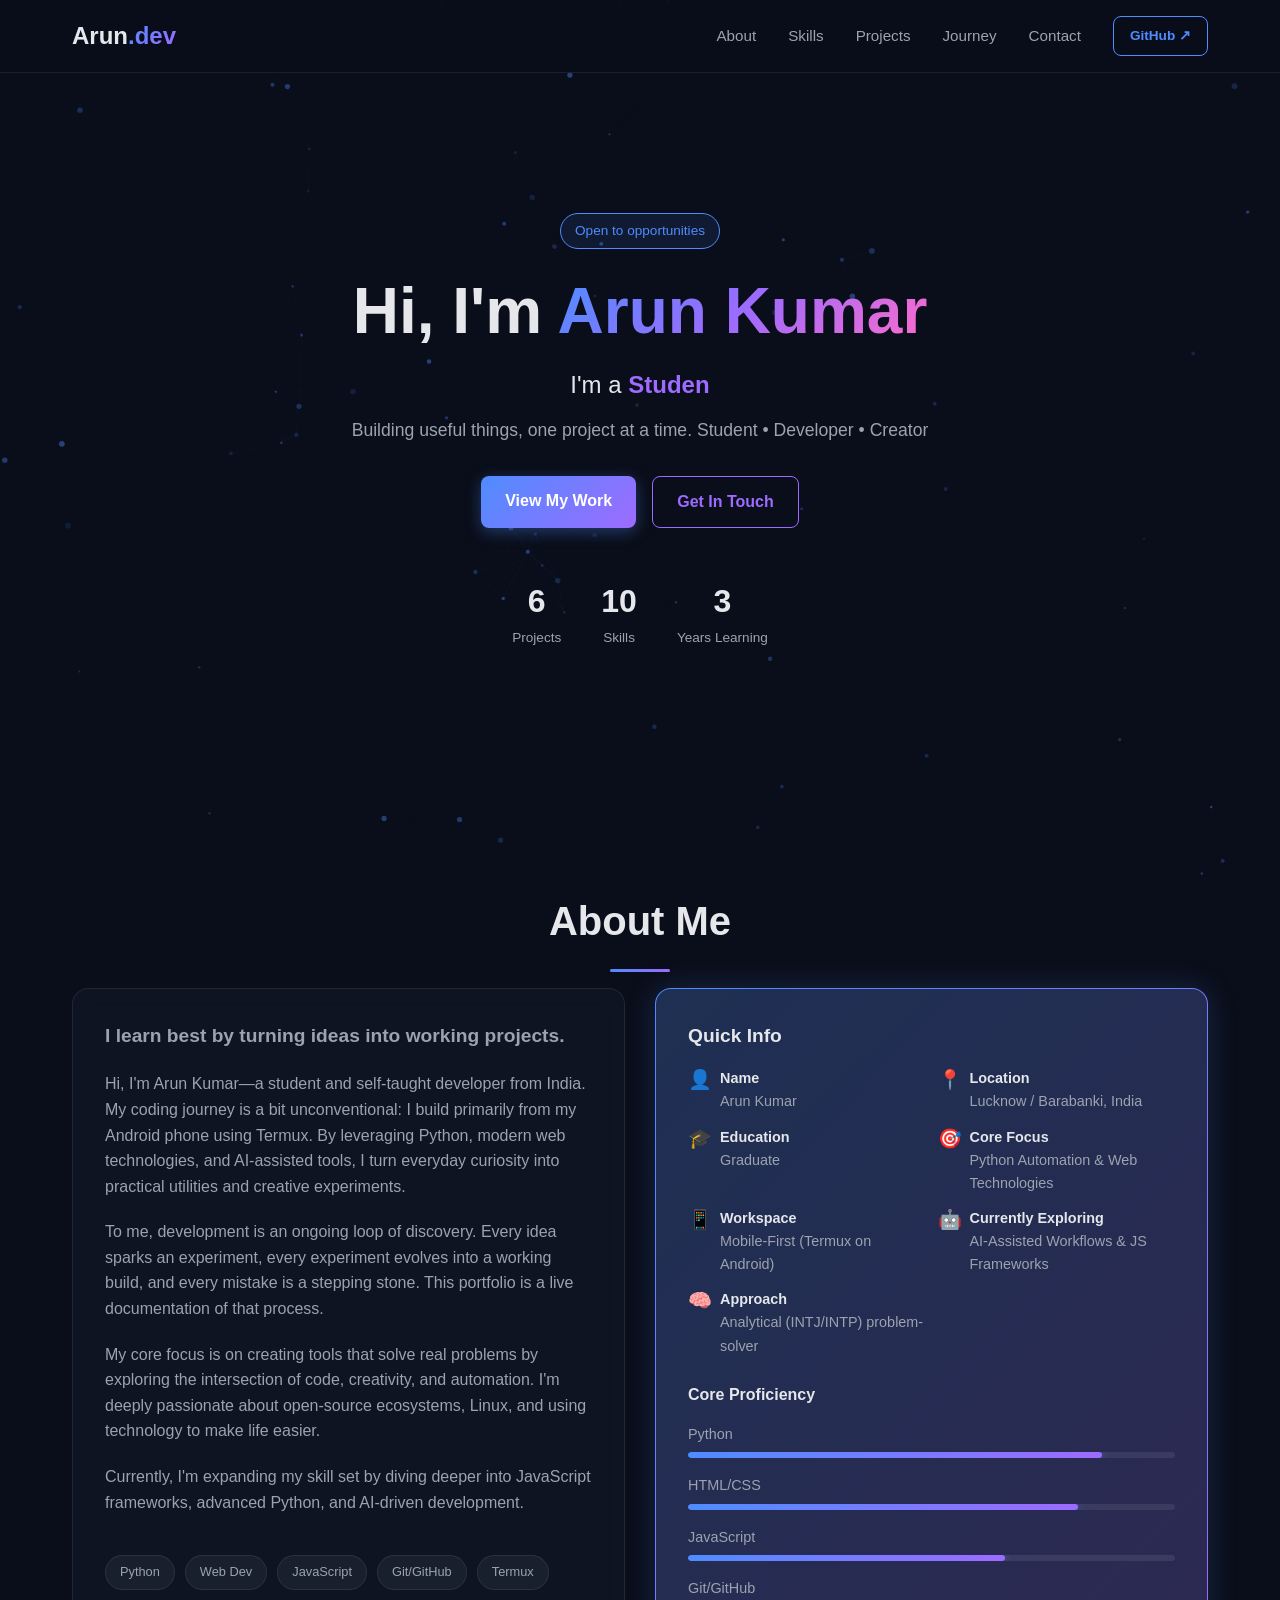
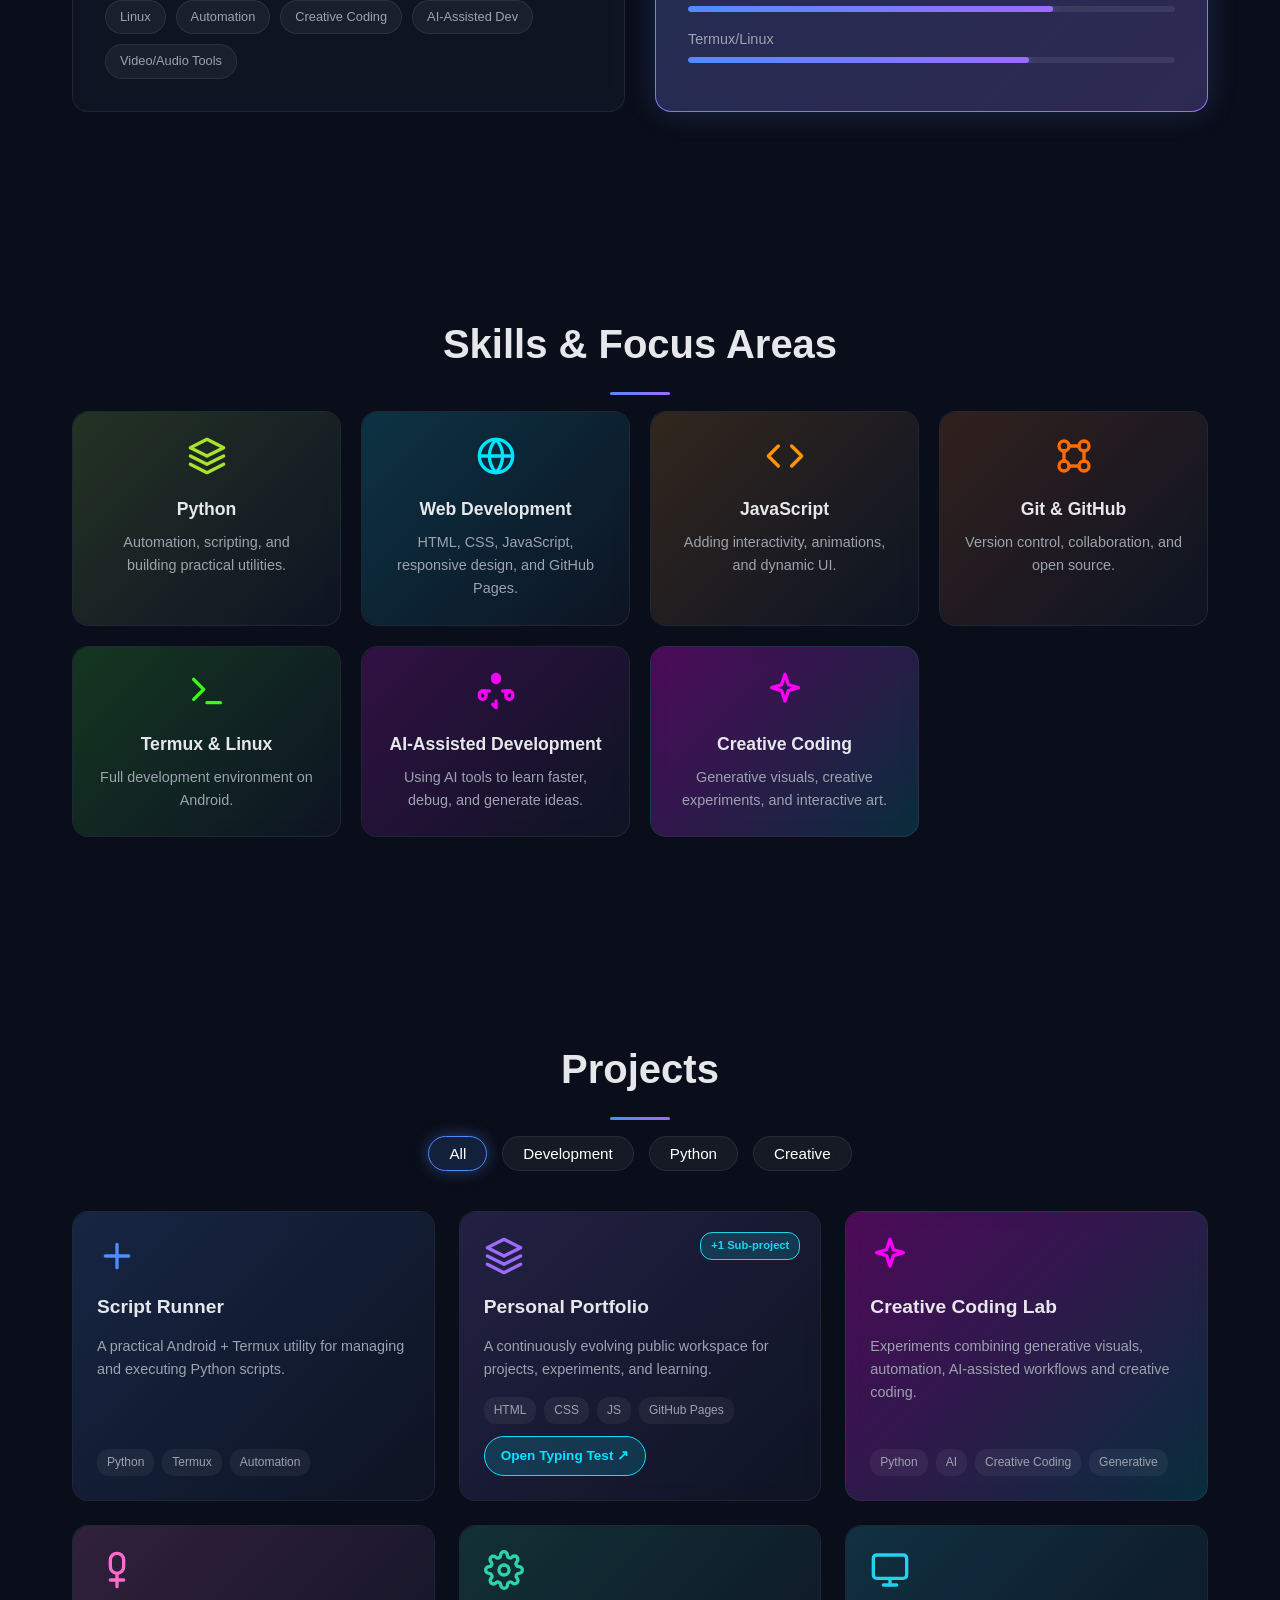
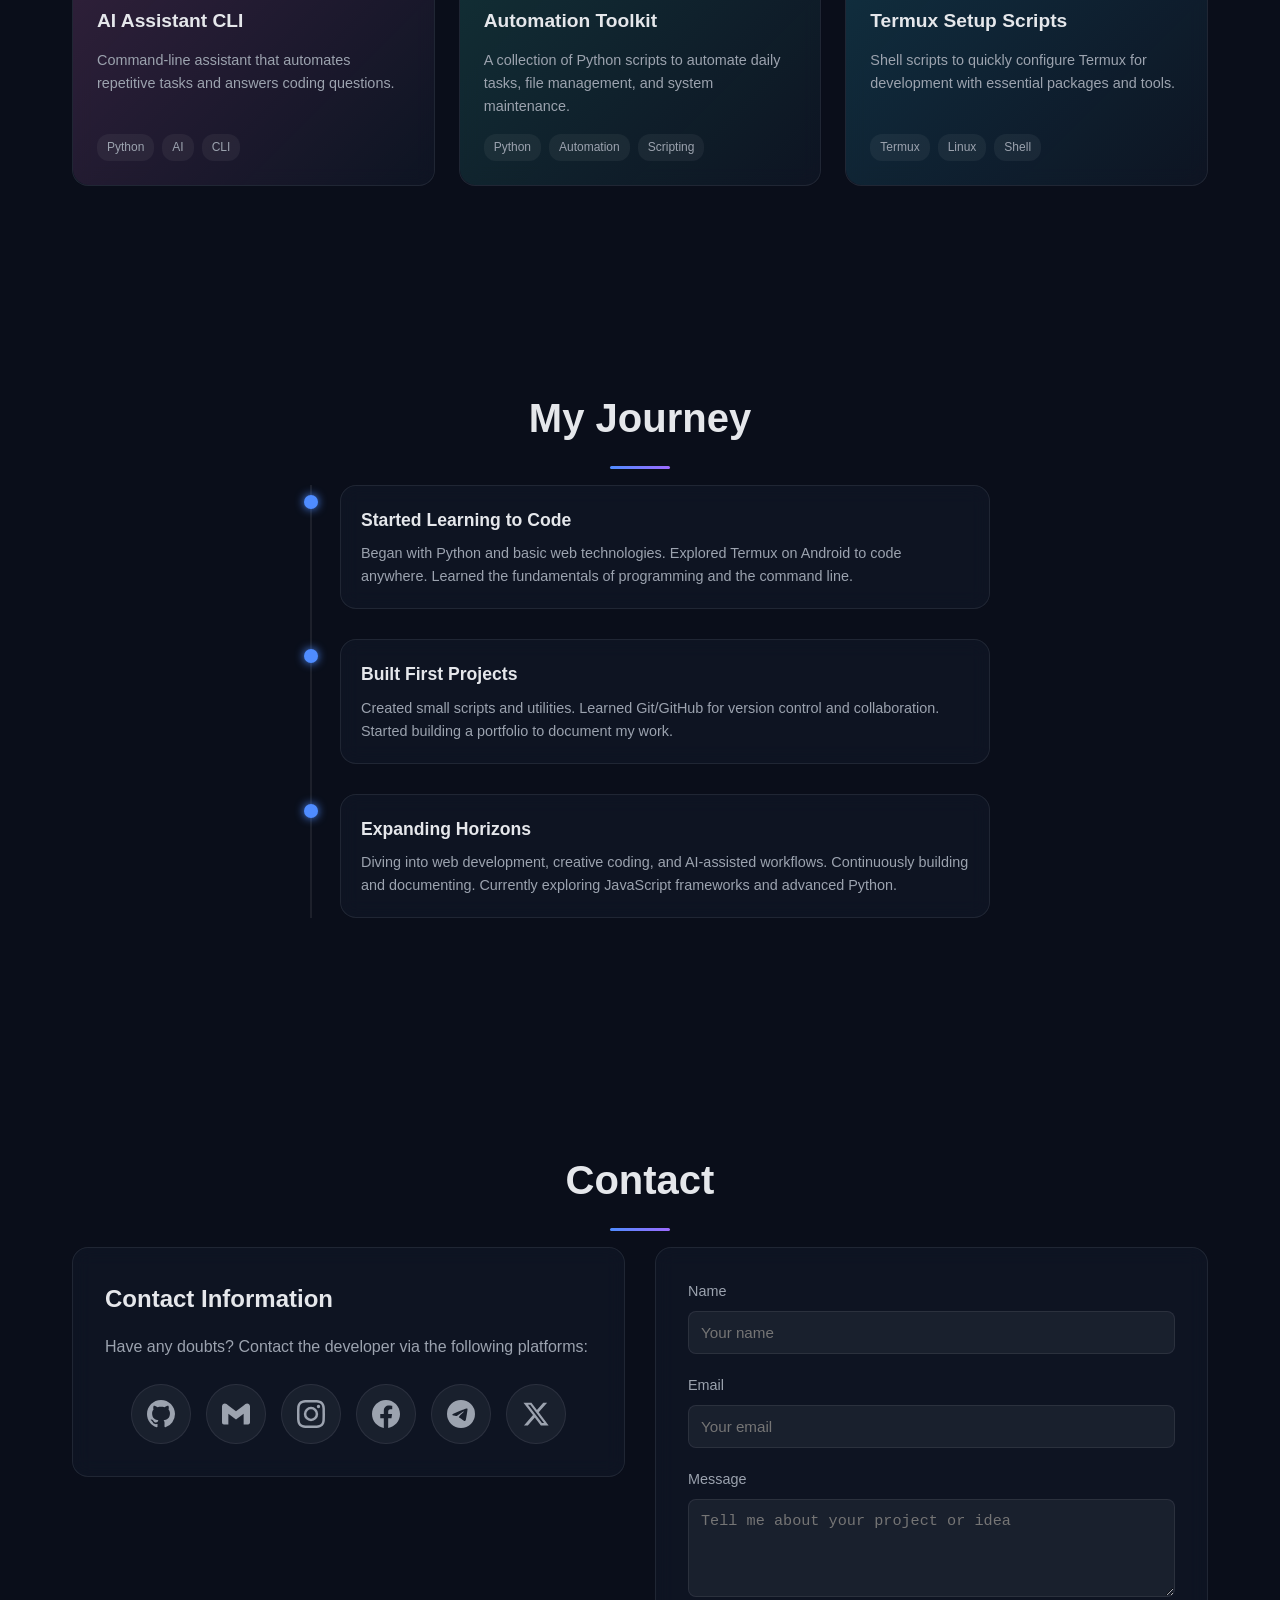
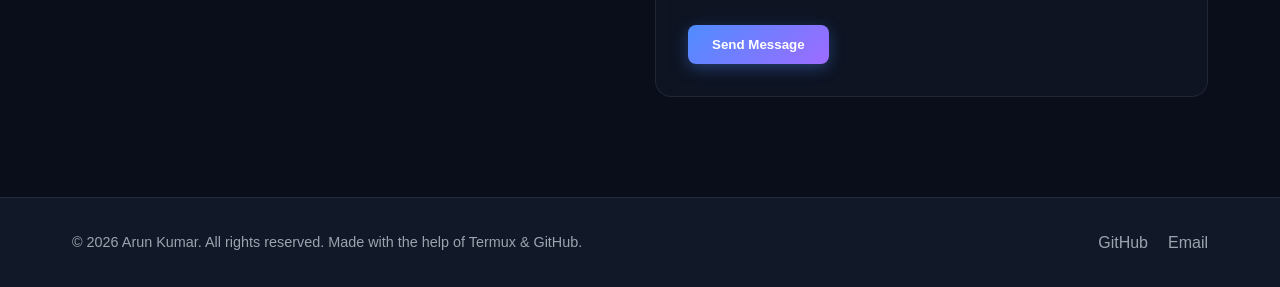
<file: index.html>
<!DOCTYPE html>
<html lang="en">
<head>
  <meta charset="UTF-8">
  <meta name="viewport" content="width=device-width, initial-scale=1.0">
  <title>Arun Kumar | Developer & Creator</title>
  <link rel="icon" type="image/svg+xml" href="favicon.svg">
  <link rel="stylesheet" href="style.css">
</head>
<body>
  <div class="scroll-progress"></div>
  <canvas id="particles"></canvas>

  <header class="header">
    <nav class="nav container">
      <a href="#" class="logo">Arun<span>.dev</span></a>
      <button class="hamburger" aria-label="Menu" aria-expanded="false">
        <span></span><span></span><span></span>
      </button>
      <ul class="nav-menu">
        <li><a href="#about" class="nav-link">About</a></li>
        <li><a href="#skills" class="nav-link">Skills</a></li>
        <li><a href="#projects" class="nav-link">Projects</a></li>
        <li><a href="#journey" class="nav-link">Journey</a></li>
        <li><a href="#contact" class="nav-link">Contact</a></li>
        <li><a href="https://github.com/akc251002lko" target="_blank" class="btn btn-small btn-outline">GitHub ↗</a></li>
      </ul>
    </nav>
  </header>

  <section class="hero">
    <div class="container hero-content">
      <span class="hero-badge">Open to opportunities</span>
      <h1 class="hero-title">Hi, I'm <span class="highlight">Arun Kumar</span></h1>
      <p class="hero-subtitle">I'm a <span id="typed" class="typed"></span></p>
      <p class="hero-description">Building useful things, one project at a time. Student • Developer • Creator</p>
      <div class="hero-actions">
        <a href="#projects" class="btn btn-primary">View My Work</a>
        <a href="#contact" class="btn btn-secondary">Get In Touch</a>
      </div>
      <div class="hero-stats">
        <div class="stat"><span class="stat-number" data-target="6">0</span><span class="stat-label">Projects</span></div>
        <div class="stat"><span class="stat-number" data-target="10">0</span><span class="stat-label">Skills</span></div>
        <div class="stat"><span class="stat-number" data-target="3">0</span><span class="stat-label">Years Learning</span></div>
      </div>
    </div>
  </section>

  <section id="about" class="section">
    <div class="container">
      <h2 class="section-title">About Me</h2>
      <div class="about-grid">
        <div class="about-card glass">
          <p class="about-lead">I learn best by turning ideas into working projects.</p>
          <p>Hi, I'm Arun Kumar—a student and self-taught developer from India. My coding journey is a bit unconventional: I build primarily from my Android phone using Termux. By leveraging Python, modern web technologies, and AI-assisted tools, I turn everyday curiosity into practical utilities and creative experiments.</p>
          <p>To me, development is an ongoing loop of discovery. Every idea sparks an experiment, every experiment evolves into a working build, and every mistake is a stepping stone. This portfolio is a live documentation of that process.</p>
          <p>My core focus is on creating tools that solve real problems by exploring the intersection of code, creativity, and automation. I'm deeply passionate about open-source ecosystems, Linux, and using technology to make life easier.</p>
          <p>Currently, I'm expanding my skill set by diving deeper into JavaScript frameworks, advanced Python, and AI-driven development.</p>
          <div class="about-interests">
            <span>Python</span><span>Web Dev</span><span>JavaScript</span><span>Git/GitHub</span>
            <span>Termux</span><span>Linux</span><span>Automation</span><span>Creative Coding</span>
            <span>AI-Assisted Dev</span><span>Video/Audio Tools</span>
          </div>
        </div>
        <div class="about-card glass quick-info-card">
          <h3 class="card-subtitle">Quick Info</h3>
          <ul class="info-list">
            <li>
              <span class="info-icon">👤</span>
              <div><strong>Name</strong> <span>Arun Kumar</span></div>
            </li>
            <li>
              <span class="info-icon">📍</span>
              <div><strong>Location</strong> <span>Lucknow / Barabanki, India</span></div>
            </li>
            <li>
              <span class="info-icon">🎓</span>
              <div><strong>Education</strong> <span>Graduate</span></div>
            </li>
            <li>
              <span class="info-icon">🎯</span>
              <div><strong>Core Focus</strong> <span>Python Automation & Web Technologies</span></div>
            </li>
            <li>
              <span class="info-icon">📱</span>
              <div><strong>Workspace</strong> <span>Mobile-First (Termux on Android)</span></div>
            </li>
            <li>
              <span class="info-icon">🤖</span>
              <div><strong>Currently Exploring</strong> <span>AI-Assisted Workflows & JS Frameworks</span></div>
            </li>
            <li>
              <span class="info-icon">🧠</span>
              <div><strong>Approach</strong> <span>Analytical (INTJ/INTP) problem-solver</span></div>
            </li>
          </ul>
          <div class="skill-progress">
            <h3>Core Proficiency</h3>
            <div class="progress-item"><span class="progress-label">Python</span><div class="progress-bar"><div class="progress-fill" style="width:85%"></div></div></div>
            <div class="progress-item"><span class="progress-label">HTML/CSS</span><div class="progress-bar"><div class="progress-fill" style="width:80%"></div></div></div>
            <div class="progress-item"><span class="progress-label">JavaScript</span><div class="progress-bar"><div class="progress-fill" style="width:65%"></div></div></div>
            <div class="progress-item"><span class="progress-label">Git/GitHub</span><div class="progress-bar"><div class="progress-fill" style="width:75%"></div></div></div>
            <div class="progress-item"><span class="progress-label">Termux/Linux</span><div class="progress-bar"><div class="progress-fill" style="width:70%"></div></div></div>
          </div>
        </div>
      </div>
    </div>
  </section>

  <section id="skills" class="section">
    <div class="container">
      <h2 class="section-title">Skills & Focus Areas</h2>
      <div class="skills-grid">
        <div class="skill-card glass" data-skill="python" style="--card-color:#a6e22e; --card-glow:0 0 15px rgba(166,226,46,0.6);">
          <svg class="skill-icon" viewBox="0 0 24 24"><path d="M12 2L2 7l10 5 10-5-10-5zM2 17l10 5 10-5M2 12l10 5 10-5"/></svg>
          <h3>Python</h3>
          <p>Automation, scripting, and building practical utilities.</p>
        </div>
        <div class="skill-card glass" data-skill="webdev" style="--card-color:#00e5ff; --card-glow:0 0 15px rgba(0,229,255,0.6);">
          <svg class="skill-icon" viewBox="0 0 24 24"><circle cx="12" cy="12" r="10"/><path d="M2 12h20M12 2a15.3 15.3 0 0 1 4 10 15.3 15.3 0 0 1-4 10 15.3 15.3 0 0 1-4-10 15.3 15.3 0 0 1 4-10z"/></svg>
          <h3>Web Development</h3>
          <p>HTML, CSS, JavaScript, responsive design, and GitHub Pages.</p>
        </div>
        <div class="skill-card glass" data-skill="javascript" style="--card-color:#ff9500; --card-glow:0 0 15px rgba(255,149,0,0.6);">
          <svg class="skill-icon" viewBox="0 0 24 24"><polyline points="16 18 22 12 16 6"/><polyline points="8 6 2 12 8 18"/></svg>
          <h3>JavaScript</h3>
          <p>Adding interactivity, animations, and dynamic UI.</p>
        </div>
        <div class="skill-card glass" data-skill="git" style="--card-color:#ff6b00; --card-glow:0 0 15px rgba(255,107,0,0.6);">
          <svg class="skill-icon" viewBox="0 0 24 24"><circle cx="6" cy="6" r="3"/><circle cx="6" cy="18" r="3"/><circle cx="18" cy="6" r="3"/><circle cx="18" cy="18" r="3"/><line x1="6" y1="9" x2="6" y2="15"/><line x1="18" y1="9" x2="18" y2="15"/><line x1="9" y1="6" x2="15" y2="6"/><line x1="9" y1="18" x2="15" y2="18"/></svg>
          <h3>Git & GitHub</h3>
          <p>Version control, collaboration, and open source.</p>
        </div>
        <div class="skill-card glass" data-skill="termux" style="--card-color:#39ff14; --card-glow:0 0 15px rgba(57,255,20,0.6);">
          <svg class="skill-icon" viewBox="0 0 24 24"><polyline points="4 17 10 11 4 5"/><line x1="12" y1="19" x2="20" y2="19"/></svg>
          <h3>Termux & Linux</h3>
          <p>Full development environment on Android.</p>
        </div>
        <div class="skill-card glass" data-skill="ai" style="--card-color:#ff00ff; --card-glow:0 0 15px rgba(255,0,255,0.6);">
          <svg class="skill-icon" viewBox="0 0 24 24"><path d="M12 2a2 2 0 0 1 2 2v1a2 2 0 0 1-2 2 2 2 0 0 1-2-2V4a2 2 0 0 1 2-2zM4 12a2 2 0 0 1 2 2v1a2 2 0 0 1-2 2 2 2 0 0 1-2-2v-1a2 2 0 0 1 2-2zM20 12a2 2 0 0 1 2 2v1a2 2 0 0 1-2 2 2 2 0 0 1-2-2v-1a2 2 0 0 1 2-2z"/><path d="M12 2v4M4 12h4M20 12h-4M12 22v-4M4 12l2 2M20 12l-2 2M12 22l-2-2"/></svg>
          <h3>AI-Assisted Development</h3>
          <p>Using AI tools to learn faster, debug, and generate ideas.</p>
        </div>
        <div class="skill-card glass" data-skill="creative" style="--card-color:#ff00ff; --card-glow:0 0 15px rgba(255,0,255,0.6); background:linear-gradient(135deg, rgba(255,0,255,0.15), rgba(0,229,255,0.15));">
          <svg class="skill-icon" viewBox="0 0 24 24"><path d="M12 2l2.09 6.26L20 10l-5.91 1.74L12 18l-2.09-6.26L4 10l5.91-1.74L12 2z"/></svg>
          <h3>Creative Coding</h3>
          <p>Generative visuals, creative experiments, and interactive art.</p>
        </div>
      </div>
    </div>
  </section>

  <section id="projects" class="section">
    <div class="container">
      <h2 class="section-title">Projects</h2>
      <div class="filter-buttons">
        <button class="filter-btn active" data-filter="all">All</button>
        <button class="filter-btn" data-filter="development">Development</button>
        <button class="filter-btn" data-filter="python">Python</button>
        <button class="filter-btn" data-filter="creative">Creative</button>
      </div>
      <div class="projects-grid">
        <article class="project-card glass" data-category="python development" data-project="script-runner" style="--card-color:#4f8cff; --card-glow:0 0 15px rgba(79,140,255,0.6);">
          <svg class="project-icon" viewBox="0 0 24 24"><path d="M5 12h14M12 5v14"/></svg>
          <h3>Script Runner</h3>
          <p>A practical Android + Termux utility for managing and executing Python scripts.</p>
          <div class="project-tags"><span>Python</span><span>Termux</span><span>Automation</span></div>
        </article>
        <article class="project-card glass" data-category="development" data-project="portfolio" style="--card-color:#9d6bff; --card-glow:0 0 15px rgba(157,107,255,0.6);">
          <svg class="project-icon" viewBox="0 0 24 24"><path d="M12 2L2 7l10 5 10-5-10-5zM2 17l10 5 10-5M2 12l10 5 10-5"/></svg>
          <h3>Personal Portfolio</h3>
          <p>A continuously evolving public workspace for projects, experiments, and learning.</p>
          <div class="project-tags"><span>HTML</span><span>CSS</span><span>JS</span><span>GitHub Pages</span></div>
          <a href="typing-test/" target="_blank" style="display:inline-block;margin-top:12px;padding:8px 16px;border-radius:50px;background:rgba(0,229,255,0.15);border:1px solid #00e5ff;color:#00e5ff;font-size:0.85rem;font-weight:600;text-decoration:none;transition:all 0.3s;align-self:flex-start;z-index:3;position:relative;" onmouseover="this.style.background='rgba(0,229,255,0.3)';this.style.boxShadow='0 0 15px rgba(0,229,255,0.4)'" onmouseout="this.style.background='rgba(0,229,255,0.15)';this.style.boxShadow='none'">Open Typing Test ↗</a>
          <span class="sub-project-indicator">+1 Sub‑project</span>
        </article>
        <article class="project-card glass" data-category="python creative" data-project="creative-lab" style="--card-color:#ff00ff; --card-glow:0 0 15px rgba(255,0,255,0.6); background:linear-gradient(135deg, rgba(255,0,255,0.15), rgba(0,229,255,0.15));">
          <svg class="project-icon" viewBox="0 0 24 24"><path d="M12 2l2.09 6.26L20 10l-5.91 1.74L12 18l-2.09-6.26L4 10l5.91-1.74L12 2z"/></svg>
          <h3>Creative Coding Lab</h3>
          <p>Experiments combining generative visuals, automation, AI-assisted workflows and creative coding.</p>
          <div class="project-tags"><span>Python</span><span>AI</span><span>Creative Coding</span><span>Generative</span></div>
        </article>
        <article class="project-card glass" data-category="python development" data-project="ai-cli" style="--card-color:#ff6bcb; --card-glow:0 0 15px rgba(255,107,203,0.6);">
          <svg class="project-icon" viewBox="0 0 24 24"><path d="M12 2a4 4 0 0 1 4 4v4a4 4 0 0 1-4 4 4 4 0 0 1-4-4V6a4 4 0 0 1 4-4zM12 14v4M8 18h8M12 22v-4"/></svg>
          <h3>AI Assistant CLI</h3>
          <p>Command-line assistant that automates repetitive tasks and answers coding questions.</p>
          <div class="project-tags"><span>Python</span><span>AI</span><span>CLI</span></div>
        </article>
        <article class="project-card glass" data-category="python automation" data-project="automation-toolkit" style="--card-color:#2dd4a7; --card-glow:0 0 15px rgba(45,212,167,0.6);">
          <svg class="project-icon" viewBox="0 0 24 24"><circle cx="12" cy="12" r="3"/><path d="M19.4 15a1.65 1.65 0 0 0 .33 1.82l.06.06a2 2 0 0 1 0 2.83 2 2 0 0 1-2.83 0l-.06-.06a1.65 1.65 0 0 0-1.82-.33 1.65 1.65 0 0 0-1 1.51V21a2 2 0 0 1-2 2 2 2 0 0 1-2-2v-.09A1.65 1.65 0 0 0 9 19.4a1.65 1.65 0 0 0-1.82.33l-.06.06a2 2 0 0 1-2.83 0 2 2 0 0 1 0-2.83l.06-.06A1.65 1.65 0 0 0 4.6 15a1.65 1.65 0 0 0-1.51-1H3a2 2 0 0 1-2-2 2 2 0 0 1 2-2h.09A1.65 1.65 0 0 0 4.6 9a1.65 1.65 0 0 0-.33-1.82l-.06-.06a2 2 0 0 1 0-2.83 2 2 0 0 1 2.83 0l.06.06A1.65 1.65 0 0 0 9 4.6a1.65 1.65 0 0 0 1-1.51V3a2 2 0 0 1 2-2 2 2 0 0 1 2 2v.09a1.65 1.65 0 0 0 1 1.51 1.65 1.65 0 0 0 1.82-.33l.06-.06a2 2 0 0 1 2.83 0 2 2 0 0 1 0 2.83l-.06.06A1.65 1.65 0 0 0 19.4 9a1.65 1.65 0 0 0 1.51 1H21a2 2 0 0 1 2 2 2 2 0 0 1-2 2h-.09a1.65 1.65 0 0 0-1.51 1z"/></svg>
          <h3>Automation Toolkit</h3>
          <p>A collection of Python scripts to automate daily tasks, file management, and system maintenance.</p>
          <div class="project-tags"><span>Python</span><span>Automation</span><span>Scripting</span></div>
        </article>
        <article class="project-card glass" data-category="development linux" data-project="termux-setup" style="--card-color:#22d3ee; --card-glow:0 0 15px rgba(34,211,238,0.6);">
          <svg class="project-icon" viewBox="0 0 24 24"><rect x="2" y="3" width="20" height="14" rx="2" ry="2"/><line x1="8" y1="21" x2="16" y2="21"/><line x1="12" y1="17" x2="12" y2="21"/></svg>
          <h3>Termux Setup Scripts</h3>
          <p>Shell scripts to quickly configure Termux for development with essential packages and tools.</p>
          <div class="project-tags"><span>Termux</span><span>Linux</span><span>Shell</span></div>
        </article>
      </div>
    </div>
  </section>

  <!-- Modals -->
  <div id="project-modal" class="modal hidden">
    <div class="modal-content glass">
      <button class="modal-close" aria-label="Close">&times;</button>
      <h3 id="modal-title"></h3>
      <div id="modal-body"></div>
    </div>
  </div>
  <div id="skill-modal" class="modal hidden">
    <div class="modal-content glass">
      <button class="modal-close" aria-label="Close">&times;</button>
      <h3 id="skill-modal-title"></h3>
      <div id="skill-modal-body"></div>
    </div>
  </div>

  <section id="journey" class="section">
    <div class="container">
      <h2 class="section-title">My Journey</h2>
      <div class="timeline">
        <div class="timeline-item">
          <div class="timeline-dot"></div>
          <div class="timeline-content glass">
            <h3>Started Learning to Code</h3>
            <p>Began with Python and basic web technologies. Explored Termux on Android to code anywhere. Learned the fundamentals of programming and the command line.</p>
          </div>
        </div>
        <div class="timeline-item">
          <div class="timeline-dot"></div>
          <div class="timeline-content glass">
            <h3>Built First Projects</h3>
            <p>Created small scripts and utilities. Learned Git/GitHub for version control and collaboration. Started building a portfolio to document my work.</p>
          </div>
        </div>
        <div class="timeline-item">
          <div class="timeline-dot"></div>
          <div class="timeline-content glass">
            <h3>Expanding Horizons</h3>
            <p>Diving into web development, creative coding, and AI-assisted workflows. Continuously building and documenting. Currently exploring JavaScript frameworks and advanced Python.</p>
          </div>
        </div>
      </div>
    </div>
  </section>

  <section id="contact" class="section">
    <div class="container">
      <h2 class="section-title">Contact</h2>
      <div class="contact-grid">
        <div class="contact-info glass">
          <h3>Contact Information</h3>
          <p>Have any doubts? Contact the developer via the following platforms:</p>
          <div class="contact-buttons">
            <a href="https://github.com/akc251002lko" target="_blank" class="contact-btn github" aria-label="GitHub">
              <svg viewBox="0 0 24 24" fill="currentColor"><path d="M12 0C5.37 0 0 5.37 0 12c0 5.31 3.435 9.795 8.205 11.385.6.105.825-.255.825-.57 0-.285-.015-1.23-.015-2.235-3.015.555-3.795-.735-4.035-1.41-.135-.345-.72-1.41-1.23-1.695-.42-.225-1.02-.78-.015-.795.945-.015 1.62.87 1.845 1.23 1.08 1.815 2.805 1.305 3.495.99.105-.78.42-1.305.765-1.605-2.67-.3-5.46-1.335-5.46-5.925 0-1.305.465-2.385 1.23-3.225-.12-.3-.54-1.53.12-3.15 0 0 1.005-.315 3.3 1.23.96-.27 1.98-.405 3-.405s2.04.135 3 .405c2.295-1.56 3.3-1.23 3.3-1.23.66 1.62.24 2.85.12 3.15.765.84 1.23 1.905 1.23 3.225 0 4.605-2.805 5.625-5.475 5.925.435.375.81 1.095.81 2.22 0 1.605-.015 2.895-.015 3.3 0 .315.225.69.825.57A12.02 12.02 0 0024 12c0-6.63-5.37-12-12-12z"/></svg>
            </a>
            <a href="mailto:akc251002lko@gmail.com" class="contact-btn gmail" aria-label="Gmail">
              <svg viewBox="0 0 24 24" fill="currentColor"><path d="M24 5.457v13.909c0 .904-.732 1.636-1.636 1.636h-3.819V11.73L12 16.64l-6.545-4.91v9.273H1.636A1.636 1.636 0 0 1 0 19.366V5.457c0-2.023 2.309-3.178 3.927-1.964L5.455 4.64 12 9.548l6.545-4.91 1.528-1.145C21.69 2.28 24 3.434 24 5.457z"/></svg>
            </a>
            <a href="https://instagram.com/akc251002lko" target="_blank" class="contact-btn instagram" aria-label="Instagram">
              <svg viewBox="0 0 24 24" fill="currentColor"><path d="M12 2.163c3.204 0 3.584.012 4.85.07 3.252.148 4.771 1.691 4.919 4.919.058 1.265.069 1.645.069 4.849 0 3.205-.012 3.584-.069 4.849-.149 3.225-1.664 4.771-4.919 4.919-1.266.058-1.644.07-4.85.07-3.204 0-3.584-.012-4.849-.07-3.26-.149-4.771-1.699-4.919-4.92-.058-1.265-.07-1.644-.07-4.849 0-3.204.013-3.583.07-4.849.149-3.227 1.664-4.771 4.919-4.919 1.266-.057 1.645-.069 4.849-.069zm0-2.163c-3.259 0-3.667.014-4.947.072-4.358.2-6.78 2.618-6.98 6.98-.059 1.281-.073 1.689-.073 4.948 0 3.259.014 3.668.072 4.948.2 4.358 2.618 6.78 6.98 6.98 1.281.058 1.689.072 4.948.072 3.259 0 3.668-.014 4.948-.072 4.354-.2 6.782-2.618 6.979-6.98.059-1.28.073-1.689.073-4.948 0-3.259-.014-3.667-.072-4.947-.196-4.354-2.617-6.78-6.979-6.98-1.281-.059-1.69-.073-4.949-.073zm0 5.838a6.162 6.162 0 100 12.324 6.162 6.162 0 000-12.324zm0 10.162a4 4 0 110-8 4 4 0 010 8zm6.406-11.845a1.44 1.44 0 100 2.881 1.44 1.44 0 000-2.881z"/></svg>
            </a>
            <a href="https://www.facebook.com/profile.php?id=61577154400566" target="_blank" class="contact-btn facebook" aria-label="Facebook">
              <svg viewBox="0 0 24 24" fill="currentColor"><path d="M24 12.073c0-6.627-5.373-12-12-12s-12 5.373-12 12c0 5.99 4.388 10.954 10.125 11.854v-8.385H7.078v-3.47h3.047V9.43c0-3.007 1.792-4.669 4.533-4.669 1.312 0 2.686.235 2.686.235v2.953H15.83c-1.491 0-1.956.925-1.956 1.874v2.25h3.328l-.532 3.47h-2.796v8.385C19.612 23.027 24 18.062 24 12.073z"/></svg>
            </a>
            <a href="https://t.me/akc251002lko" target="_blank" class="contact-btn telegram" aria-label="Telegram">
              <svg viewBox="0 0 24 24" fill="currentColor"><path d="M11.944 0A12 12 0 0 0 0 12a12 12 0 0 0 12 12 12 12 0 0 0 12-12A12 12 0 0 0 12 0a12 12 0 0 0-.056 0zm4.962 7.224c.1-.002.321.023.465.14a.506.506 0 0 1 .171.325c.016.093.036.306.02.472-.18 1.898-.962 6.502-1.36 8.627-.168.9-.499 1.201-.82 1.23-.696.065-1.225-.46-1.9-.902-1.056-.693-1.653-1.124-2.678-1.8-1.185-.78-.417-1.21.258-1.91.177-.184 3.247-2.977 3.307-3.23.007-.032.014-.15-.056-.212s-.174-.041-.249-.024c-.106.024-1.793 1.14-5.061 3.345-.48.33-.913.49-1.302.48-.428-.008-1.252-.241-1.865-.44-.752-.245-1.349-.374-1.297-.789.027-.216.325-.437.893-.663 3.498-1.524 5.83-2.529 6.998-3.014 3.332-1.386 4.025-1.627 4.476-1.635z"/></svg>
            </a>
            <a href="https://x.com/akc251002lko" target="_blank" class="contact-btn x" aria-label="X">
              <svg viewBox="0 0 24 24" fill="currentColor"><path d="M18.244 2.25h3.308l-7.227 8.26 8.502 11.24H16.17l-5.214-6.817L4.99 21.75H1.68l7.73-8.835L1.254 2.25H8.08l4.713 6.231zm-1.161 17.52h1.833L7.084 4.126H5.117z"/></svg>
            </a>
          </div>
        </div>
        <form class="contact-form glass" action="https://formsubmit.co/akc251002lko@gmail.com" method="POST">
          <input type="hidden" name="_subject" value="New message from portfolio">
          <input type="hidden" name="_captcha" value="false">
          <div class="form-group">
            <label for="name">Name</label>
            <input type="text" id="name" name="name" placeholder="Your name" required>
          </div>
          <div class="form-group">
            <label for="email">Email</label>
            <input type="email" id="email" name="email" placeholder="Your email" required>
          </div>
          <div class="form-group">
            <label for="message">Message</label>
            <textarea id="message" name="message" rows="4" placeholder="Tell me about your project or idea" required></textarea>
          </div>
          <button type="submit" class="btn btn-primary">Send Message</button>
        </form>
      </div>
    </div>
  </section>

  <footer class="footer">
    <div class="container">
      <div class="footer-content">
        <p>© 2026 Arun Kumar. All rights reserved. Made with the help of Termux & GitHub.</p>
        <div class="footer-links">
          <a href="https://github.com/akc251002lko" target="_blank">GitHub</a>
          <a href="mailto:akc251002lko@gmail.com">Email</a>
        </div>
      </div>
    </div>
  </footer>

  <button class="back-to-top" aria-label="Back to top">↑</button>

  <script src="script.js"></script>
</body>
</html>
</file>
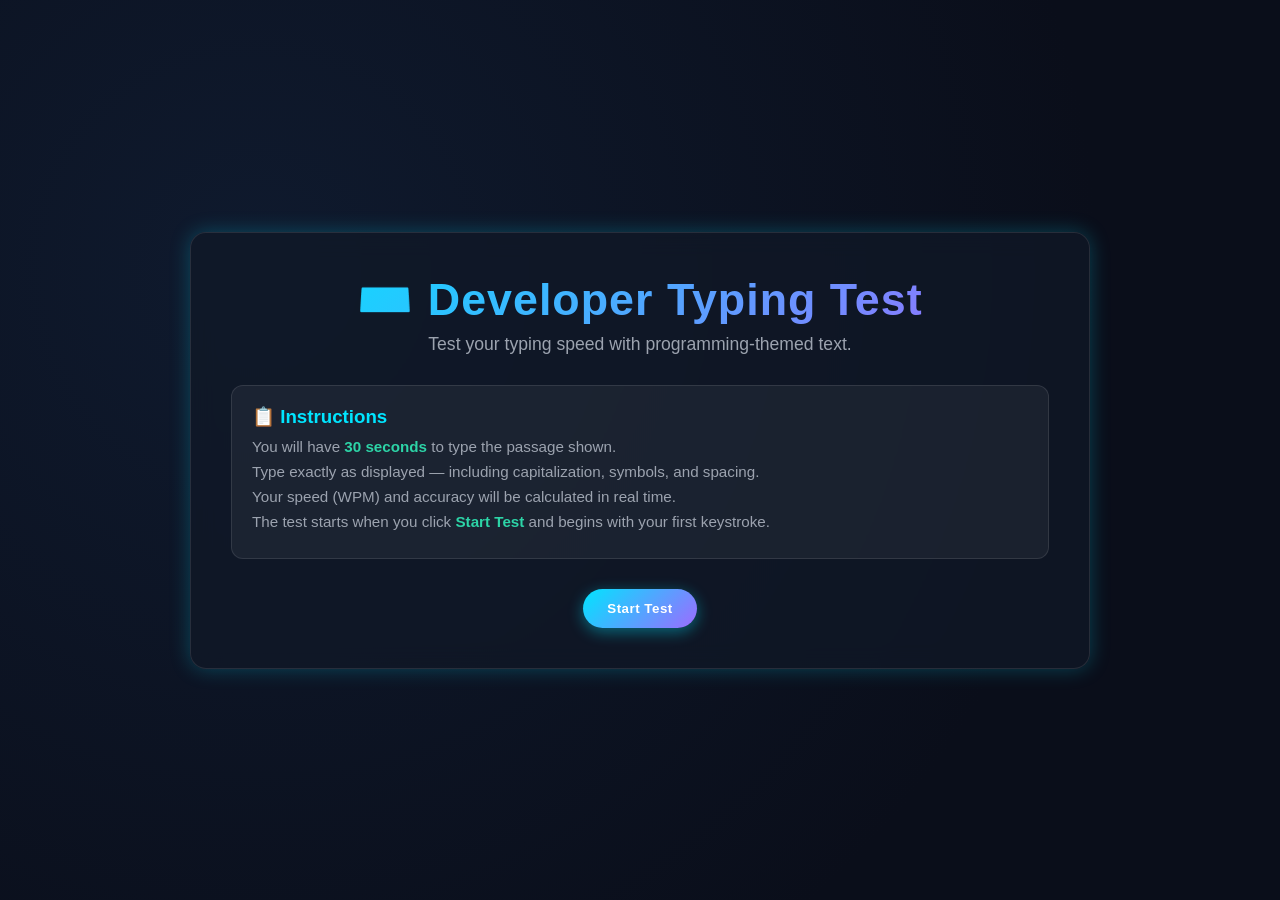
<file: typing-test/index.html>
<!DOCTYPE html>
<html lang="en">
<head>
  <meta charset="UTF-8">
  <meta name="viewport" content="width=device-width, initial-scale=1.0">
  <title>Developer Typing Test | Arun Kumar</title>
  <link rel="stylesheet" href="style.css">
</head>
<body>
  <div class="container glass">
    <div id="start-screen" class="start-screen">
      <h1 class="title">⌨️ Developer Typing Test</h1>
      <p class="subtitle">Test your typing speed with programming-themed text.</p>
      <div class="instructions">
        <h3>📋 Instructions</h3>
        <ul>
          <li>You will have <strong>30 seconds</strong> to type the passage shown.</li>
          <li>Type exactly as displayed — including capitalization, symbols, and spacing.</li>
          <li>Your speed (WPM) and accuracy will be calculated in real time.</li>
          <li>The test starts when you click <strong>Start Test</strong> and begins with your first keystroke.</li>
        </ul>
      </div>
      <button id="start-btn" class="btn btn-primary">Start Test</button>
    </div>

    <div id="typing-area" class="typing-area hidden">
      <div class="stats-row">
        <div class="stat-box"><span class="stat-label">Time Left</span><span id="timer" class="stat-value">30s</span></div>
        <div class="stat-box"><span class="stat-label">WPM</span><span id="wpm" class="stat-value">0</span></div>
        <div class="stat-box"><span class="stat-label">Accuracy</span><span id="accuracy" class="stat-value">100%</span></div>
      </div>
      <div id="code-area" class="code-area" tabindex="0">
        <pre id="code-display" class="code-display"></pre>
        <input id="hidden-input" class="hidden-input" type="text" autocomplete="off" autocapitalize="off" spellcheck="false" />
      </div>
    </div>

    <div id="results-modal" class="modal-overlay hidden">
      <div class="modal glass">
        <h2 class="modal-title">Time's Up!</h2>
        <div class="results-grid">
          <div class="result-item"><span class="result-label">Final WPM</span><span id="final-wpm" class="result-value">0</span></div>
          <div class="result-item"><span class="result-label">Accuracy</span><span id="final-accuracy" class="result-value">100%</span></div>
          <div class="result-item"><span class="result-label">Time Used</span><span id="final-time" class="result-value">0s</span></div>
          <div class="result-item"><span class="result-label">Total Characters Typed</span><span id="total-chars" class="result-value">0</span></div>
          <div class="result-item"><span class="result-label">Correct Characters</span><span id="correct-chars" class="result-value">0</span></div>
          <div class="result-item"><span class="result-label">Incorrect Characters</span><span id="incorrect-chars" class="result-value">0</span></div>
          <div class="result-item"><span class="result-label">Total Keystrokes</span><span id="total-keystrokes" class="result-value">0</span></div>
          <div class="result-item"><span class="result-label">Correct Words</span><span id="correct-words" class="result-value">0</span></div>
          <div class="result-item"><span class="result-label">Incorrect Words</span><span id="incorrect-words" class="result-value">0</span></div>
        </div>
        <button id="try-again-btn" class="btn btn-primary">Try Again</button>
      </div>
    </div>
  </div>

  <script src="script.js"></script>
</body>
</html>
</file>
<file: style.css>
:root {
  --bg-primary: #0a0e1a;
  --bg-secondary: #111827;
  --bg-card: rgba(17, 24, 39, 0.7);
  --text-primary: #e5e7eb;
  --text-secondary: #9ca3af;
  --accent-blue: #4f8cff;
  --accent-purple: #9d6bff;
  --accent-pink: #ff6bcb;
  --accent-green: #2dd4a7;
  --accent-yellow: #fbbf24;
  --accent-cyan: #22d3ee;
  --border-subtle: rgba(255, 255, 255, 0.08);
  --shadow-glow: 0 0 30px rgba(79, 140, 255, 0.2);
  --radius: 16px;
}

* { margin: 0; padding: 0; box-sizing: border-box; }
html { scroll-behavior: smooth; }
body {
  font-family: 'Inter', -apple-system, BlinkMacSystemFont, 'Segoe UI', Roboto, sans-serif;
  background: var(--bg-primary);
  color: var(--text-primary);
  line-height: 1.6;
  overflow-x: hidden;
}
.container { width: 100%; max-width: 1200px; margin: 0 auto; padding: 0 clamp(16px, 4vw, 32px); }

.scroll-progress { position: fixed; top: 0; left: 0; height: 3px; background: linear-gradient(90deg, var(--accent-blue), var(--accent-purple), var(--accent-pink)); width: 0%; z-index: 1000; transition: width 0.2s ease; }
#particles { position: fixed; top: 0; left: 0; width: 100%; height: 100%; z-index: -1; opacity: 0.6; pointer-events: none; }
.header { position: sticky; top: 0; z-index: 100; background: rgba(10, 14, 26, 0.85); backdrop-filter: blur(12px); border-bottom: 1px solid var(--border-subtle); }
.nav { display: flex; justify-content: space-between; align-items: center; height: 72px; }
.logo { font-size: 1.5rem; font-weight: 700; color: var(--text-primary); text-decoration: none; }
.logo span { background: linear-gradient(135deg, var(--accent-blue), var(--accent-purple)); -webkit-background-clip: text; background-clip: text; -webkit-text-fill-color: transparent; }
.nav-menu { display: flex; align-items: center; gap: clamp(16px, 3vw, 32px); list-style: none; }
.nav-link { color: var(--text-secondary); text-decoration: none; font-size: 0.95rem; font-weight: 500; transition: color 0.3s; }
.nav-link:hover { color: var(--accent-blue); }
.btn { display: inline-block; padding: 12px 24px; border-radius: 8px; font-weight: 600; text-decoration: none; transition: all 0.3s; cursor: pointer; border: none; }
.btn-small { padding: 8px 16px; font-size: 0.85rem; }
.btn-primary { background: linear-gradient(135deg, var(--accent-blue), var(--accent-purple)); color: white; box-shadow: 0 4px 15px rgba(79, 140, 255, 0.35); }
.btn-primary:hover { transform: translateY(-2px); box-shadow: 0 8px 25px rgba(79, 140, 255, 0.5); }
.btn-secondary { background: transparent; color: var(--accent-purple); border: 1px solid var(--accent-purple); }
.btn-secondary:hover { background: rgba(157, 107, 255, 0.1); transform: translateY(-2px); }
.btn-outline { border: 1px solid var(--accent-blue); color: var(--accent-blue); background: transparent; }
.btn-outline:hover { background: rgba(79, 140, 255, 0.1); }
.hamburger { display: none; flex-direction: column; gap: 5px; background: none; border: none; cursor: pointer; padding: 5px; }
.hamburger span { width: 25px; height: 2px; background: var(--text-primary); transition: 0.3s; }

.hero { position: relative; padding: clamp(80px, 12vw, 140px) 0; text-align: center; }
.hero-badge { display: inline-block; padding: 6px 14px; background: rgba(79, 140, 255, 0.1); border: 1px solid var(--accent-blue); border-radius: 20px; color: var(--accent-blue); font-size: 0.85rem; margin-bottom: 24px; }
.hero-title { font-size: clamp(2.2rem, 6vw, 4rem); font-weight: 800; line-height: 1.2; margin-bottom: 16px; }
.highlight { background: linear-gradient(135deg, var(--accent-blue), var(--accent-purple), var(--accent-pink)); -webkit-background-clip: text; background-clip: text; -webkit-text-fill-color: transparent; }
.hero-subtitle { font-size: clamp(1.1rem, 2.5vw, 1.5rem); font-weight: 500; margin-bottom: 12px; }
.typed { color: var(--accent-purple); font-weight: 600; }
.hero-description { color: var(--text-secondary); font-size: clamp(0.9rem, 2vw, 1.1rem); margin-bottom: 32px; }
.hero-actions { display: flex; gap: 16px; justify-content: center; flex-wrap: wrap; margin-bottom: 48px; }
.hero-stats { display: flex; gap: clamp(20px, 5vw, 40px); justify-content: center; flex-wrap: wrap; }
.stat { display: flex; flex-direction: column; align-items: center; }
.stat-number { font-size: clamp(1.5rem, 3vw, 2rem); font-weight: 800; color: var(--text-primary); }
.stat-label { font-size: 0.85rem; color: var(--text-secondary); }

.section { padding: clamp(60px, 8vw, 100px) 0; }
.section-title { font-size: clamp(1.8rem, 4vw, 2.5rem); font-weight: 700; text-align: center; margin-bottom: 16px; position: relative; }
.section-title::after { content: ''; display: block; width: 60px; height: 3px; background: linear-gradient(90deg, var(--accent-blue), var(--accent-purple)); margin: 16px auto 0; border-radius: 3px; }

.glass { background: var(--bg-card); backdrop-filter: blur(10px); border: 1px solid var(--border-subtle); border-radius: var(--radius); }

.about-grid { display: grid; grid-template-columns: 1fr 1fr; gap: 30px; align-items: stretch; }
.about-card { height: 100%; display: flex; flex-direction: column; padding: 32px; position: relative; overflow: hidden; }
.about-lead { font-size: 1.2rem; font-weight: 600; color: var(--accent-blue); margin-bottom: 16px; }
.about-card p { color: var(--text-secondary); margin-bottom: 20px; }
.about-interests { display: flex; flex-wrap: wrap; gap: 10px; margin-top: 20px; }
.about-interests span { padding: 6px 14px; background: rgba(255,255,255,0.05); border: 1px solid var(--border-subtle); border-radius: 20px; font-size: 0.8rem; color: var(--text-secondary); transition: all 0.3s; }
.about-interests span:hover { border-color: var(--accent-blue); color: var(--accent-blue); }
.quick-info-card { border: 1px solid transparent; background: linear-gradient(rgba(17,24,39,0.8), rgba(17,24,39,0.8)) padding-box, linear-gradient(135deg, #4f8cff, #9d6bff) border-box; box-shadow: 0 0 30px rgba(79,140,255,0.2); }
.card-subtitle { font-size: 1.2rem; margin-bottom: 16px; color: var(--text-primary); }
.info-list { list-style: none; display: grid; grid-template-columns: 1fr 1fr; gap: 12px; margin-bottom: 24px; flex-grow: 1; }
.info-list li { display: flex; align-items: flex-start; gap: 8px; color: var(--text-secondary); font-size: 0.9rem; }
.info-icon { font-size: 1.2rem; line-height: 1.4; min-width: 24px; text-align: center; }
.info-list li strong { color: var(--text-primary); font-weight: 600; display: block; }
.info-list li span:not(.info-icon) { color: var(--text-secondary); }

.skill-progress h3 { font-size: 1rem; margin-bottom: 16px; color: var(--text-primary); }
.progress-item { margin-bottom: 16px; }
.progress-label { display: block; margin-bottom: 6px; font-size: 0.9rem; color: var(--text-secondary); }
.progress-bar { height: 6px; background: rgba(255,255,255,0.08); border-radius: 3px; overflow: hidden; }
.progress-fill { height: 100%; border-radius: 3px; background: linear-gradient(90deg, var(--accent-blue), var(--accent-purple)); transition: width 1.5s ease; box-shadow: 0 0 10px rgba(79,140,255,0.5); }

.filter-buttons { display: flex; justify-content: center; align-items: center; flex-wrap: wrap; gap: 15px; margin-bottom: 40px; padding: 0; list-style: none; }
.filter-btn { padding: 8px 20px; border-radius: 50px; background: rgba(255, 255, 255, 0.05); backdrop-filter: blur(10px); -webkit-backdrop-filter: blur(10px); border: 1px solid rgba(255, 255, 255, 0.08); color: #ffffff; font-size: 0.95rem; font-weight: 500; cursor: pointer; transition: all 0.3s ease; white-space: nowrap; }
.filter-btn:hover { background: rgba(255, 255, 255, 0.1); border-color: rgba(255, 255, 255, 0.2); transform: translateY(-2px); }
.filter-btn.active { background: rgba(79, 140, 255, 0.15); border: 1px solid #4f8cff; color: #ffffff; box-shadow: 0 0 15px rgba(79, 140, 255, 0.4); }
.filter-btn:focus-visible { outline: 2px solid #4f8cff; outline-offset: 2px; }

.projects-grid { display: grid; grid-template-columns: repeat(auto-fit, minmax(280px, 1fr)); gap: 24px; }
.project-card { position: relative; padding: 24px; overflow: hidden; transition: all 0.3s; cursor: pointer; display: flex; flex-direction: column; background: var(--bg-card); backdrop-filter: blur(10px); border: 1px solid var(--border-subtle); border-radius: var(--radius); }
.project-card::before { content: ''; position: absolute; inset: 0; background: linear-gradient(135deg, var(--card-color), transparent); opacity: 0.15; transition: opacity 0.3s; z-index: 0; border-radius: var(--radius); }
.project-card::after { content: ''; position: absolute; top: 0; left: -100%; width: 60%; height: 100%; background: linear-gradient(90deg, transparent, rgba(255,255,255,0.1), transparent); transform: skewX(-20deg); transition: left 0.6s ease; z-index: 1; pointer-events: none; }
.project-card > * { position: relative; z-index: 2; }
.project-card:hover { transform: translateY(-8px); border-color: var(--card-color); box-shadow: var(--card-glow); }
.project-card:hover::before { opacity: 0.3; }
.project-card:hover::after { left: 150%; }
.project-card:nth-child(1):hover { transform: translateY(-8px) rotate(0.3deg); }
.project-card:nth-child(2):hover { transform: translateY(-8px) scale(1.02); }
.project-card:nth-child(3):hover { transform: translateY(-8px) skewX(-1deg); }
.project-card:nth-child(4):hover { transform: translateY(-8px) rotate(-0.3deg); }
.project-card:nth-child(5):hover { transform: translateY(-8px) scale(0.98); }
.project-card:nth-child(6):hover { transform: translateY(-8px) rotate(0.8deg); }

.sub-project-indicator {
  position: absolute;
  top: 20px;
  right: 20px;
  background: rgba(0, 229, 255, 0.15);
  border: 1px solid var(--accent-cyan);
  color: var(--accent-cyan);
  padding: 4px 10px;
  border-radius: 12px;
  font-size: 0.7rem;
  font-weight: 600;
  z-index: 3;
}

.project-icon { width: 40px; height: 40px; margin-bottom: 16px; color: var(--card-color); fill: none; stroke: currentColor; stroke-width: 2; stroke-linecap: round; stroke-linejoin: round; }
.project-card h3 { font-size: 1.2rem; margin-bottom: 12px; color: var(--text-primary); }
.project-card p { color: var(--text-secondary); margin-bottom: 16px; font-size: 0.9rem; flex-grow: 1; }
.project-tags { display: flex; flex-wrap: wrap; gap: 8px; }
.project-tags span { padding: 4px 10px; background: rgba(255,255,255,0.05); border-radius: 12px; font-size: 0.75rem; color: var(--text-secondary); }

.modal { position: fixed; top: 0; left: 0; width: 100%; height: 100%; background: rgba(0,0,0,0.7); display: flex; align-items: center; justify-content: center; z-index: 200; padding: 20px; }
.modal.hidden { display: none; }
.modal-content { padding: 30px; max-width: 600px; width: 100%; position: relative; max-height: 80vh; overflow-y: auto; }
.modal-close { position: absolute; top: 10px; right: 15px; font-size: 2rem; background: none; border: none; color: var(--text-secondary); cursor: pointer; }
.modal-content h3 { margin-bottom: 20px; color: var(--accent-blue); }
.modal-content p { color: var(--text-secondary); margin-bottom: 16px; }
.modal-content ul { color: var(--text-secondary); margin-bottom: 16px; padding-left: 20px; }

.timeline { max-width: 700px; margin: 0 auto; position: relative; }
.timeline::before { content: ''; position: absolute; left: 20px; top: 0; bottom: 0; width: 2px; background: var(--border-subtle); }
.timeline-item { position: relative; padding-left: 50px; margin-bottom: 30px; }
.timeline-dot { position: absolute; left: 14px; top: 10px; width: 14px; height: 14px; border-radius: 50%; background: var(--accent-blue); box-shadow: 0 0 10px var(--accent-blue); }
.timeline-content { padding: 20px; }
.timeline-content h3 { font-size: 1.1rem; margin-bottom: 8px; color: var(--text-primary); }
.timeline-content p { color: var(--text-secondary); font-size: 0.9rem; }

.contact-grid { display: grid; grid-template-columns: 1fr 1fr; gap: 30px; align-items: start; }
.contact-info, .contact-form { padding: 32px; }
.contact-info h3 { font-size: 1.5rem; margin-bottom: 16px; }
.contact-info p { color: var(--text-secondary); margin-bottom: 24px; }
.contact-buttons { display: flex; flex-wrap: wrap; gap: 15px; justify-content: center; }
.contact-btn { display: inline-flex; align-items: center; justify-content: center; width: 60px; height: 60px; border-radius: 50%; background: rgba(255,255,255,0.05); border: 1px solid var(--border-subtle); transition: all 0.3s; cursor: pointer; }
.contact-btn svg { width: 28px; height: 28px; fill: var(--text-secondary); transition: fill 0.3s; }
.contact-btn:hover { transform: translateY(-4px); border-color: var(--accent-blue); box-shadow: 0 8px 25px rgba(79,140,255,0.3); }
.contact-btn:hover svg { fill: var(--accent-blue); }
.contact-btn.github:hover svg { fill: #ffffff; background: #333; border-radius: 50%; }
.contact-btn.gmail:hover svg { fill: #EA4335; }
.contact-btn.instagram:hover svg { fill: #E4405F; }
.contact-btn.facebook:hover svg { fill: #1877F2; }
.contact-btn.telegram:hover svg { fill: #26A5E4; }
.contact-btn.x:hover svg { fill: #ffffff; background: #000; border-radius: 50%; }
.form-group { margin-bottom: 20px; }
.form-group label { display: block; margin-bottom: 8px; font-size: 0.9rem; color: var(--text-secondary); }
.form-group input, .form-group textarea { width: 100%; padding: 12px; background: rgba(255,255,255,0.05); border: 1px solid var(--border-subtle); border-radius: 8px; color: var(--text-primary); font-size: 0.95rem; transition: border-color 0.3s, box-shadow 0.3s; }
.form-group input:focus, .form-group textarea:focus { outline: none; border-color: var(--accent-blue); box-shadow: 0 0 0 3px rgba(79,140,255,0.2); }
.form-group textarea { resize: vertical; }

.footer { background: var(--bg-secondary); border-top: 1px solid var(--border-subtle); padding: 32px 0; }
.footer-content { display: flex; justify-content: space-between; align-items: center; flex-wrap: wrap; gap: 16px; }
.footer-content p { color: var(--text-secondary); font-size: 0.9rem; }
.footer-links { display: flex; gap: 20px; }
.footer-links a { color: var(--text-secondary); text-decoration: none; }
.footer-links a:hover { color: var(--accent-blue); }

.back-to-top { position: fixed; bottom: 24px; right: 24px; width: 48px; height: 48px; background: linear-gradient(135deg, var(--accent-blue), var(--accent-purple)); color: white; border: none; border-radius: 50%; font-size: 1.2rem; cursor: pointer; opacity: 0; visibility: hidden; transition: all 0.3s; z-index: 99; box-shadow: 0 4px 15px rgba(79,140,255,0.4); }
.back-to-top.visible { opacity: 1; visibility: visible; }
.back-to-top:hover { transform: translateY(-4px); }

@keyframes fadeIn { from { opacity: 0; transform: translateY(10px); } to { opacity: 1; transform: translateY(0); } }

@media (max-width: 768px) {
  .hamburger { display: flex; }
  .nav-menu { display: none; position: absolute; top: 72px; left: 0; right: 0; background: var(--bg-primary); flex-direction: column; padding: 20px; gap: 20px; border-bottom: 1px solid var(--border-subtle); }
  .nav-menu.active { display: flex; }
  .nav-link { font-size: 1.1rem; }
  .about-grid { grid-template-columns: 1fr; }
  .about-card { height: auto; }
  .info-list { grid-template-columns: 1fr; }
  .contact-grid { grid-template-columns: 1fr; }
  .footer-content { justify-content: center; text-align: center; }
}

@media (max-width: 480px) {
  .hero-actions { flex-direction: column; align-items: center; }
  .btn { width: 100%; max-width: 300px; text-align: center; }
  .hero-stats { gap: 20px; }
  .project-card { padding: 20px; }
  .projects-grid, .skills-grid { grid-template-columns: 1fr; }
  .filter-buttons { gap: 10px; }
  .filter-btn { padding: 8px 16px; font-size: 0.85rem; }
  .contact-btn { width: 50px; height: 50px; }
  .contact-btn svg { width: 22px; height: 22px; }
}

@media (hover: none) {
  .project-card:active, .skill-card:active, .about-card:active { transform: scale(0.98); }
  .btn:active { transform: scale(0.95); }
}

/* ==== Skills Grid & Cards (missing styles) ==== */
.skills-grid {
  display: grid;
  grid-template-columns: repeat(auto-fit, minmax(250px, 1fr));
  gap: 20px;
}
.skill-card {
  position: relative;
  padding: 24px;
  text-align: center;
  transition: all 0.3s;
  cursor: pointer;
  background: var(--bg-card);
  backdrop-filter: blur(10px);
  border: 1px solid var(--border-subtle);
  border-radius: var(--radius);
  overflow: hidden;
}
.skill-card::before {
  content: '';
  position: absolute;
  inset: 0;
  background: linear-gradient(135deg, var(--card-color), transparent);
  opacity: 0.15;
  transition: opacity 0.3s;
  z-index: 0;
  border-radius: var(--radius);
}
.skill-card > * { position: relative; z-index: 1; }
.skill-card:hover {
  transform: translateY(-5px);
  border-color: var(--card-color);
  box-shadow: var(--card-glow);
}
.skill-card:hover::before { opacity: 0.3; }
.skill-card:nth-child(1):hover { transform: translateY(-5px) rotate(0.5deg); }
.skill-card:nth-child(2):hover { transform: translateY(-5px) scale(1.02); }
.skill-card:nth-child(3):hover { transform: translateY(-5px) skewX(-1deg); }
.skill-card:nth-child(4):hover { transform: translateY(-5px) rotate(-0.5deg); }
.skill-card:nth-child(5):hover { transform: translateY(-5px) scale(0.98); }
.skill-card:nth-child(6):hover { transform: translateY(-5px) rotate(1deg); }
.skill-card:nth-child(7):hover { transform: translateY(-5px) scale(1.05); }

.skill-icon {
  width: 40px;
  height: 40px;
  margin: 0 auto 12px;
  color: var(--card-color);
  fill: none;
  stroke: currentColor;
  stroke-width: 2;
  stroke-linecap: round;
  stroke-linejoin: round;
}
.skill-card h3 { font-size: 1.1rem; margin-bottom: 8px; color: var(--text-primary); }
.skill-card p { font-size: 0.9rem; color: var(--text-secondary); }
</file>
<file: typing-test/style.css>
:root {
  --bg-primary: #0a0e1a;
  --bg-secondary: #111827;
  --glass-bg: rgba(17, 24, 39, 0.75);
  --glass-border: rgba(255, 255, 255, 0.1);
  --text-primary: #e5e7eb;
  --text-secondary: #9ca3af;
  --accent-cyan: #00e5ff;
  --accent-purple: #9d6bff;
  --accent-green: #2dd4a7;
  --accent-red: #ff4757;
  --accent-pink: #ff6bcb;
  --mono: 'Fira Code', 'Courier New', monospace;
  --sans: 'Inter', -apple-system, BlinkMacSystemFont, 'Segoe UI', Roboto, sans-serif;
  --radius: 16px;
  --shadow-glow: 0 0 20px rgba(0, 229, 255, 0.25);
}

* { margin: 0; padding: 0; box-sizing: border-box; }
body {
  font-family: var(--sans);
  background: radial-gradient(circle at 20% 30%, #0f1a2e, #0a0e1a 70%);
  color: var(--text-primary);
  min-height: 100vh;
  display: flex;
  align-items: center;
  justify-content: center;
  padding: 20px;
  overflow-x: hidden;
}
.glass {
  background: var(--glass-bg);
  backdrop-filter: blur(12px);
  -webkit-backdrop-filter: blur(12px);
  border: 1px solid var(--glass-border);
  border-radius: var(--radius);
  box-shadow: var(--shadow-glow);
}
.container {
  width: 100%;
  max-width: 900px;
  padding: clamp(20px, 5vw, 40px);
  text-align: center;
}
.title {
  font-size: clamp(1.8rem, 5vw, 2.8rem);
  font-weight: 700;
  letter-spacing: 1px;
  background: linear-gradient(135deg, var(--accent-cyan), var(--accent-purple));
  -webkit-background-clip: text;
  background-clip: text;
  -webkit-text-fill-color: transparent;
}
.subtitle { color: var(--text-secondary); font-size: clamp(0.9rem, 2vw, 1.1rem); margin-top: 8px; }

.instructions {
  text-align: left;
  background: rgba(255, 255, 255, 0.05);
  border: 1px solid var(--glass-border);
  border-radius: 12px;
  padding: 20px;
  margin: 30px 0;
}
.instructions h3 { color: var(--accent-cyan); margin-bottom: 10px; }
.instructions ul { list-style: none; padding: 0; }
.instructions li { color: var(--text-secondary); margin-bottom: 8px; font-size: 0.95rem; }
.instructions li strong { color: var(--accent-green); }

.stats-row {
  display: flex;
  justify-content: center;
  gap: clamp(15px, 4vw, 40px);
  flex-wrap: wrap;
  margin-bottom: 30px;
}
.stat-box {
  background: rgba(255, 255, 255, 0.05);
  border: 1px solid var(--glass-border);
  border-radius: 12px;
  padding: 12px 20px;
  min-width: 120px;
}
.stat-label { display: block; color: var(--text-secondary); font-size: 0.8rem; text-transform: uppercase; letter-spacing: 0.5px; }
.stat-value { font-family: var(--mono); font-size: clamp(1.2rem, 3vw, 1.8rem); color: var(--accent-cyan); font-weight: 600; }

.code-area {
  background: rgba(0, 0, 0, 0.3);
  border: 1px solid var(--glass-border);
  border-radius: 12px;
  padding: 20px;
  min-height: 200px;
  max-height: 60vh;
  overflow-y: auto;
  cursor: text;
  position: relative;
  transition: border-color 0.3s, box-shadow 0.3s;
}
.code-area:focus-within { border-color: var(--accent-cyan); box-shadow: 0 0 15px rgba(0, 229, 255, 0.3); }
.code-display {
  font-family: var(--mono);
  font-size: clamp(0.9rem, 2.5vw, 1.1rem);
  line-height: 1.6;
  white-space: pre-wrap;
  word-break: break-word;
  text-align: left;
  margin: 0;
  user-select: none;
}
.correct { color: var(--accent-green); text-shadow: 0 0 8px rgba(45, 212, 167, 0.6); }
.incorrect { color: var(--accent-red); background: rgba(255, 71, 87, 0.2); text-shadow: 0 0 8px rgba(255, 71, 87, 0.8); border-radius: 2px; }
.cursor {
  display: inline-block;
  width: 2px;
  height: 1.2em;
  background-color: var(--accent-cyan);
  margin-left: 2px;
  vertical-align: text-bottom;
  animation: blink 1s step-end infinite;
}
@keyframes blink { 0%,100% {opacity:1;} 50% {opacity:0;} }

.hidden-input { position: absolute; opacity: 0; width: 1px; height: 1px; pointer-events: none; }
.hidden { display: none !important; }

.modal-overlay {
  position: fixed;
  top: 0; left: 0;
  width: 100%; height: 100%;
  background: rgba(0, 0, 0, 0.7);
  display: flex;
  align-items: center;
  justify-content: center;
  z-index: 1000;
}
.modal-overlay.hidden { display: none; }
.modal {
  width: 90%;
  max-width: 450px;
  padding: 30px;
  text-align: center;
  border: 1px solid var(--accent-purple);
  box-shadow: 0 0 30px rgba(157, 107, 255, 0.5);
}
.modal-title { font-size: 1.8rem; color: var(--accent-cyan); margin-bottom: 20px; }
.results-grid { display: flex; flex-direction: column; gap: 12px; margin-bottom: 30px; }
.result-item { display: flex; justify-content: space-between; font-size: 1rem; }
.result-label { color: var(--text-secondary); }
.result-value { font-family: var(--mono); color: var(--accent-green); font-weight: 600; }

.btn { padding: 12px 24px; border-radius: 50px; border: none; font-weight: 600; cursor: pointer; transition: all 0.3s; letter-spacing: 0.5px; }
.btn-primary { background: linear-gradient(135deg, var(--accent-cyan), var(--accent-purple)); color: #fff; box-shadow: 0 4px 15px rgba(0, 229, 255, 0.4); }
.btn-primary:hover { transform: translateY(-2px); box-shadow: 0 8px 25px rgba(0, 229, 255, 0.6); }

@media (max-width: 600px) {
  .stats-row { gap: 10px; }
  .stat-box { padding: 10px 12px; min-width: 90px; }
  .code-area { padding: 15px; max-height: 50vh; }
}
</file>
